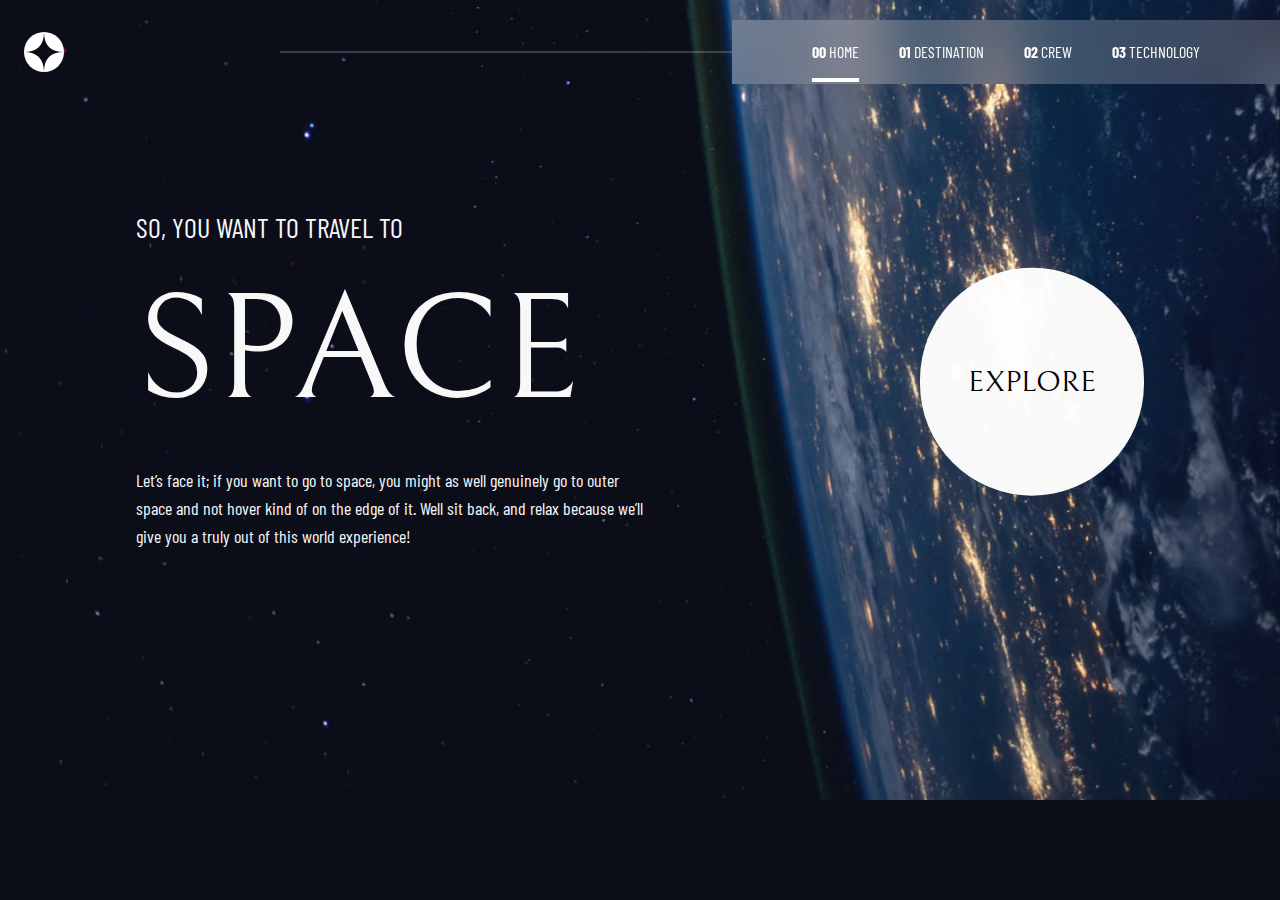
<file: index.html>
<!DOCTYPE html>
<html lang="en">
	<head>
		<!-- font -->
		<link rel="preconnect" href="https://fonts.googleapis.com" />
		<link rel="preconnect" href="https://fonts.gstatic.com" crossorigin />
		<link href="https://fonts.googleapis.com/css2?family=Bellefair&display=swap" rel="stylesheet" />
		<link rel="preconnect" href="https://fonts.googleapis.com" />
		<link rel="preconnect" href="https://fonts.gstatic.com" crossorigin />
		<link href="https://fonts.googleapis.com/css2?family=Barlow+Condensed&display=swap" rel="stylesheet" />
		<!-- end of fonts -->
	<!-- Primary Meta Tags -->
<title>Space Tourism</title>
<meta name="title" content="Space Tourism" />
<meta name="description" content="Explore our solar system and the galaxy in style and comfort with space tourism" />

<!-- Open Graph / Facebook -->
<meta property="og:type" content="website" />
<meta property="og:url" content="https://github.com/charleskwame/spacetourism" />
<meta property="og:title" content="Space Tourism" />
<meta property="og:description" content="Explore our solar system and the galaxy in style and comfort with space tourism" />
<meta property="og:image" content="https://i.postimg.cc/Pqj6Y7Rs/f-Eii-AFCszq-W8-THGArcp-AG4-1200-80.jpg" />

<!-- Twitter -->
<meta property="twitter:card" content="summary_large_image" />
<meta property="twitter:url" content="https://github.com/charleskwame/spacetourism" />
<meta property="twitter:title" content="Space Tourism" />
<meta property="twitter:description" content="Explore our solar system and the galaxy in style and comfort with space tourism" />
<meta property="twitter:image" content="https://i.postimg.cc/Pqj6Y7Rs/f-Eii-AFCszq-W8-THGArcp-AG4-1200-80.jpg" />

<!-- Meta Tags Generated with https://metatags.io -->
        
		<!-- end of link preview -->
		<meta charset="UTF-8" />
		<meta name="viewport" content="width=device-width, initial-scale=1.0" />
		<link rel="stylesheet" href="./css/styles.css" />
		<title>Space Tourism</title>
	</head>
	<body class="bg-bodyDark-0 lg:overflow-hidden">
		<img src="./assets/home/background-home-mobile.jpg" alt="" class="absolute -z-10 h-screen w-full md:hidden lg:hidden" id="mobileImage" />
		<img src="./assets/home/background-home-tablet.jpg" alt="" class="absolute -z-10 hidden h-full w-full md:block lg:hidden" />
		<img src="./assets/home/background-home-desktop.jpg" alt="" class="absolute -z-10 hidden w-full lg:block" />
		<!-- header -->
		<header class="flex items-center justify-between px-6 pt-5 md:px-0 md:pl-6">
			<!-- logo -->
			<a href="./index.html">
				<img src="./assets/shared/logo.svg" alt="" class="w-8 md:w-10" />
			</a>
			<!-- mobile nav -->
			<div class="absolute right-0 grid items-center gap-1 pr-6 md:hidden lg:hidden" id="menuContainer">
				<div class="h-1 w-7 bg-white" id="stroke1"></div>
				<div class="h-1 w-7 bg-white" id="stroke2"></div>
				<div class="h-1 w-7 bg-white" id="stroke3"></div>
			</div>
			<!-- links -->
			<!-- mobile -->
			<div class="absolute top-0 right-0 z-[9] hidden h-full w-3/4 translate-x-0 bg-white bg-opacity-20 backdrop-blur-xl" id="mobileMenu">
				<ul class="absolute z-10 grid gap-10 px-10 py-20 md:flex md:gap-10">
					<li>
						<!-- home -->
						<p class="font-Barlow text-base text-white underline decoration-[4px] underline-offset-8">
							<b>00</b>
							<a href="./index.html">HOME</a>
						</p>
					</li>
					<li>
						<!-- destination -->
						<p class="font-Barlow text-base text-white decoration-[4px] underline-offset-8 hover:underline">
							<b>01</b>
							<a href="./destination.html">DESTINATION</a>
						</p>
					</li>
					<li>
						<!-- crew -->
						<p class="font-Barlow text-base text-white decoration-[4px] underline-offset-8 hover:underline">
							<b>02</b>
							<a href="./crew.html">CREW</a>
						</p>
					</li>
					<li>
						<!-- technology -->
						<p class="font-Barlow text-base text-white decoration-[4px] underline-offset-8 hover:underline">
							<b>03</b>
							<a href="./technology.html">TECHNOLOGY</a>
						</p>
					</li>
				</ul>
			</div>

			<hr class="absolute right-[500px] hidden h-[2px] w-[500px] bg-white opacity-20 lg:block" />
			<!-- tablets and desktop -->
			<div class="hidden backdrop-blur-xl md:block">
				<nav class="h-[100vh] bg-white bg-opacity-20 px-10 py-5 opacity-0 md:h-fit lg:px-20" id="desktopNav">
					<ul class="grid gap-5 md:flex md:gap-10">
						<li>
							<!-- home -->
							<p class="font-Barlow text-base text-white underline decoration-4 underline-offset-[20px]">
								<b>00</b>
								<a href="./index.html"> HOME</a>
							</p>
							<!-- <div class="h-[2px] w-full bg-white"></div> -->
						</li>
						<li>
							<!-- destination -->
							<p class="font-Barlow text-base text-white decoration-4 underline-offset-[20px] hover:underline">
								<b>01</b>
								<a href="./destination.html" class="font-Barlow text-base text-white">DESTINATION</a>
							</p>
						</li>
						<li>
							<!-- crew -->
							<p class="font-Barlow text-base text-white decoration-4 underline-offset-[20px] hover:underline">
								<b>02</b>
								<a href="./crew.html" class="font-Barlow text-base text-white">CREW</a>
							</p>
						</li>
						<li>
							<!-- technology -->
							<p class="font-Barlow text-base text-white decoration-4 underline-offset-[20px] hover:underline">
								<b>03</b>
								<a href="./technology.html" class="font-Barlow text-base text-white">TECHNOLOGY</a>
							</p>
						</li>
					</ul>
				</nav>
			</div>
		</header>

		<main class="mt-10 items-center justify-around opacity-0 md:mt-20 lg:flex lg:justify-evenly" id="main">
			<section class="mx-auto grid max-w-xs items-center justify-center text-center md:max-w-sm lg:max-w-lg lg:items-start lg:justify-start lg:text-left">
				<h5 class="font-Barlow text-white md:text-xl lg:text-[28px]">SO, YOU WANT TO TRAVEL TO</h5>
				<h1 class="font-Bellefair text-[80px] text-white md:text-[150px]" id="spaceText">SPACE</h1>
				<p class="md:text-md font-Barlow text-white lg:text-lg">Let’s face it; if you want to go to space, you might as well genuinely go to outer space and not hover kind of on the edge of it. Well sit back, and relax because we’ll give you a truly out of this world experience!</p>
			</section>

			<button class="mx-auto mt-20 block animate-[bounce_5s_linear_infinite] rounded-full bg-white px-5 py-12 font-Bellefair text-xl md:mt-40 md:px-12 md:py-24 md:text-3xl lg:mt-0"><a href="./destination.html">EXPLORE</a></button>
		</main>

		<script src="./anime.js"></script>
		<script src="./home.js"></script>
	</body>
</html>
</file>
<file: css/styles.css>
.absolute{position:absolute}.right-0{right:0}.right-\[500px\]{right:500px}.top-0{top:0}.-z-10{z-index:-10}.z-10{z-index:10}.z-\[9\]{z-index:9}.order-last{order:9999}.mx-auto{margin-left:auto;margin-right:auto}.mb-3{margin-bottom:.75rem}.mb-5{margin-bottom:1.25rem}.mt-10{margin-top:2.5rem}.mt-20{margin-top:5rem}.mt-5{margin-top:1.25rem}.mt-7{margin-top:1.75rem}.mt-8{margin-top:2rem}.mt-\[100px\]{margin-top:100px}.mt-\[40px\]{margin-top:40px}.block{display:block}.flex{display:flex}.grid{display:grid}.hidden{display:none}.h-1{height:.25rem}.h-10{height:2.5rem}.h-3{height:.75rem}.h-\[100vh\]{height:100vh}.h-\[2px\]{height:2px}.h-full{height:100%}.h-screen{height:100vh}.w-10{width:2.5rem}.w-3{width:.75rem}.w-3\/4{width:75%}.w-7{width:1.75rem}.w-8{width:2rem}.w-96{width:24rem}.w-\[100\%\]{width:100%}.w-\[170px\]{width:170px}.w-\[177px\]{width:177px}.w-\[500px\]{width:500px}.w-\[90\%\]{width:90%}.w-full{width:100%}.max-w-sm{max-width:24rem}.max-w-xs{max-width:20rem}.translate-x-0{--tw-translate-x:0px;transform:translate(var(--tw-translate-x),var(--tw-translate-y)) rotate(var(--tw-rotate)) skewX(var(--tw-skew-x)) skewY(var(--tw-skew-y)) scaleX(var(--tw-scale-x)) scaleY(var(--tw-scale-y))}@keyframes bounce{0%,to{transform:translateY(-25%);animation-timing-function:cubic-bezier(.8,0,1,1)}50%{transform:none;animation-timing-function:cubic-bezier(0,0,.2,1)}}.animate-\[bounce_5s_linear_infinite\]{animation:bounce 5s linear infinite}.animate-\[spin_1s_linear_infinite\]{animation:spin 1s linear infinite}.animate-\[spin_20s_linear_infinite\]{animation:spin 20s linear infinite}.animate-\[spin_2s_linear_infinite\]{animation:spin 2s linear infinite}@keyframes spin{to{transform:rotate(1turn)}}.animate-\[spin_5s_linear_infinite\]{animation:spin 5s linear infinite}.cursor-pointer{cursor:pointer}.appearance-none{-webkit-appearance:none;-moz-appearance:none;appearance:none}.flex-col-reverse{flex-direction:column-reverse}.items-center{align-items:center}.justify-center{justify-content:center}.justify-between{justify-content:space-between}.justify-around{justify-content:space-around}.gap-0{gap:0}.gap-1{gap:.25rem}.gap-10{gap:2.5rem}.gap-3{gap:.75rem}.gap-4{gap:1rem}.gap-5{gap:1.25rem}.rounded-full{border-radius:9999px}.border-\[1px\]{border-width:1px}.border-white{--tw-border-opacity:1;border-color:rgb(255 255 255/var(--tw-border-opacity))}.bg-bodyDark-0{--tw-bg-opacity:1;background-color:rgb(11 13 23/var(--tw-bg-opacity))}.bg-white{--tw-bg-opacity:1;background-color:rgb(255 255 255/var(--tw-bg-opacity))}.bg-opacity-20{--tw-bg-opacity:0.2}.px-10{padding-left:2.5rem;padding-right:2.5rem}.px-5{padding-left:1.25rem;padding-right:1.25rem}.px-6{padding-left:1.5rem;padding-right:1.5rem}.py-12{padding-top:3rem;padding-bottom:3rem}.py-20{padding-top:5rem;padding-bottom:5rem}.py-5{padding-top:1.25rem;padding-bottom:1.25rem}.pr-6{padding-right:1.5rem}.pt-5{padding-top:1.25rem}.text-center{text-align:center}.font-Barlow{font-family:Barlow Condensed,sans-serif}.font-Bellefair{font-family:Bellefair,serif}.text-2xl{font-size:1.5rem;line-height:2rem}.text-5xl{font-size:3rem;line-height:1}.text-\[80px\]{font-size:80px}.text-base{font-size:1rem;line-height:1.5rem}.text-sm{font-size:.875rem;line-height:1.25rem}.text-xl{font-size:1.25rem;line-height:1.75rem}.leading-10{line-height:2.5rem}.text-white{--tw-text-opacity:1;color:rgb(255 255 255/var(--tw-text-opacity))}.underline{text-decoration-line:underline}.decoration-4,.decoration-\[4px\]{text-decoration-thickness:4px}.underline-offset-8{text-underline-offset:8px}.underline-offset-\[10px\]{text-underline-offset:10px}.underline-offset-\[20px\]{text-underline-offset:20px}.accent-white{accent-color:#fff}.opacity-0{opacity:0}.opacity-20{opacity:.2}.opacity-50{opacity:.5}.backdrop-blur-xl{--tw-backdrop-blur:blur(24px);-webkit-backdrop-filter:var(--tw-backdrop-blur) var(--tw-backdrop-brightness) var(--tw-backdrop-contrast) var(--tw-backdrop-grayscale) var(--tw-backdrop-hue-rotate) var(--tw-backdrop-invert) var(--tw-backdrop-opacity) var(--tw-backdrop-saturate) var(--tw-backdrop-sepia);backdrop-filter:var(--tw-backdrop-blur) var(--tw-backdrop-brightness) var(--tw-backdrop-contrast) var(--tw-backdrop-grayscale) var(--tw-backdrop-hue-rotate) var(--tw-backdrop-invert) var(--tw-backdrop-opacity) var(--tw-backdrop-saturate) var(--tw-backdrop-sepia)}
/*! tailwindcss v3.2.7 | MIT License | https://tailwindcss.com*/*,:after,:before{box-sizing:border-box;border:0 solid #e5e7eb}:after,:before{--tw-content:""}html{line-height:1.5;-webkit-text-size-adjust:100%;-moz-tab-size:4;-o-tab-size:4;tab-size:4;font-family:ui-sans-serif,system-ui,-apple-system,BlinkMacSystemFont,Segoe UI,Roboto,Helvetica Neue,Arial,Noto Sans,sans-serif,Apple Color Emoji,Segoe UI Emoji,Segoe UI Symbol,Noto Color Emoji;font-feature-settings:normal}body{margin:0;line-height:inherit}hr{height:0;color:inherit;border-top-width:1px}abbr:where([title]){-webkit-text-decoration:underline dotted;text-decoration:underline dotted}h1,h2,h3,h4,h5,h6{font-size:inherit;font-weight:inherit}a{color:inherit;text-decoration:inherit}b,strong{font-weight:bolder}code,kbd,pre,samp{font-family:ui-monospace,SFMono-Regular,Menlo,Monaco,Consolas,Liberation Mono,Courier New,monospace;font-size:1em}small{font-size:80%}sub,sup{font-size:75%;line-height:0;position:relative;vertical-align:initial}sub{bottom:-.25em}sup{top:-.5em}table{text-indent:0;border-color:inherit;border-collapse:collapse}button,input,optgroup,select,textarea{font-family:inherit;font-size:100%;font-weight:inherit;line-height:inherit;color:inherit;margin:0;padding:0}button,select{text-transform:none}[type=button],[type=reset],[type=submit],button{-webkit-appearance:button;background-color:initial;background-image:none}:-moz-focusring{outline:auto}:-moz-ui-invalid{box-shadow:none}progress{vertical-align:initial}::-webkit-inner-spin-button,::-webkit-outer-spin-button{height:auto}[type=search]{-webkit-appearance:textfield;outline-offset:-2px}::-webkit-search-decoration{-webkit-appearance:none}::-webkit-file-upload-button{-webkit-appearance:button;font:inherit}summary{display:list-item}blockquote,dd,dl,figure,h1,h2,h3,h4,h5,h6,hr,p,pre{margin:0}fieldset{margin:0}fieldset,legend{padding:0}menu,ol,ul{list-style:none;margin:0;padding:0}textarea{resize:vertical}input::-moz-placeholder,textarea::-moz-placeholder{opacity:1;color:#9ca3af}input::placeholder,textarea::placeholder{opacity:1;color:#9ca3af}[role=button],button{cursor:pointer}:disabled{cursor:default}audio,canvas,embed,iframe,img,object,svg,video{display:block;vertical-align:middle}img,video{max-width:100%;height:auto}[hidden]{display:none}*,::backdrop,:after,:before{--tw-border-spacing-x:0;--tw-border-spacing-y:0;--tw-translate-x:0;--tw-translate-y:0;--tw-rotate:0;--tw-skew-x:0;--tw-skew-y:0;--tw-scale-x:1;--tw-scale-y:1;--tw-pan-x: ;--tw-pan-y: ;--tw-pinch-zoom: ;--tw-scroll-snap-strictness:proximity;--tw-ordinal: ;--tw-slashed-zero: ;--tw-numeric-figure: ;--tw-numeric-spacing: ;--tw-numeric-fraction: ;--tw-ring-inset: ;--tw-ring-offset-width:0px;--tw-ring-offset-color:#fff;--tw-ring-color:#3b82f680;--tw-ring-offset-shadow:0 0 #0000;--tw-ring-shadow:0 0 #0000;--tw-shadow:0 0 #0000;--tw-shadow-colored:0 0 #0000;--tw-blur: ;--tw-brightness: ;--tw-contrast: ;--tw-grayscale: ;--tw-hue-rotate: ;--tw-invert: ;--tw-saturate: ;--tw-sepia: ;--tw-drop-shadow: ;--tw-backdrop-blur: ;--tw-backdrop-brightness: ;--tw-backdrop-contrast: ;--tw-backdrop-grayscale: ;--tw-backdrop-hue-rotate: ;--tw-backdrop-invert: ;--tw-backdrop-opacity: ;--tw-backdrop-saturate: ;--tw-backdrop-sepia: }.checked\:bg-white:checked,.hover\:bg-white:hover{--tw-bg-opacity:1;background-color:rgb(255 255 255/var(--tw-bg-opacity))}.hover\:text-black:hover{--tw-text-opacity:1;color:rgb(0 0 0/var(--tw-text-opacity))}.hover\:underline:hover{text-decoration-line:underline}.hover\:opacity-100:hover{opacity:1}@media (min-width:768px){.md\:mx-0{margin-left:0;margin-right:0}.md\:mb-10{margin-bottom:2.5rem}.md\:mt-0{margin-top:0}.md\:mt-10{margin-top:2.5rem}.md\:mt-12{margin-top:3rem}.md\:mt-14{margin-top:3.5rem}.md\:mt-20{margin-top:5rem}.md\:mt-40{margin-top:10rem}.md\:mt-8{margin-top:2rem}.md\:mt-\[150px\]{margin-top:150px}.md\:mt-\[60px\]{margin-top:60px}.md\:block{display:block}.md\:flex{display:flex}.md\:hidden{display:none}.md\:h-14{height:3.5rem}.md\:h-fit{height:-moz-fit-content;height:fit-content}.md\:w-10{width:2.5rem}.md\:w-14{width:3.5rem}.md\:w-\[256px\]{width:256px}.md\:w-\[300px\]{width:300px}.md\:max-w-sm{max-width:24rem}.md\:flex-col-reverse{flex-direction:column-reverse}.md\:justify-start{justify-content:flex-start}.md\:gap-10{gap:2.5rem}.md\:px-0{padding-left:0;padding-right:0}.md\:px-12{padding-left:3rem;padding-right:3rem}.md\:py-24{padding-top:6rem;padding-bottom:6rem}.md\:pl-6{padding-left:1.5rem}.md\:text-2xl{font-size:1.5rem;line-height:2rem}.md\:text-3xl{font-size:1.875rem;line-height:2.25rem}.md\:text-4xl{font-size:2.25rem;line-height:2.5rem}.md\:text-7xl{font-size:4.5rem;line-height:1}.md\:text-\[150px\]{font-size:150px}.md\:text-\[18px\]{font-size:18px}.md\:text-base{font-size:1rem;line-height:1.5rem}.md\:text-lg{font-size:1.125rem;line-height:1.75rem}.md\:text-xl{font-size:1.25rem;line-height:1.75rem}.md\:leading-\[62px\]{line-height:62px}}@media (min-width:1024px){.lg\:order-first{order:-9999}.lg\:order-last{order:9999}.lg\:order-none{order:0}.lg\:mx-0{margin-left:0;margin-right:0}.lg\:mb-0{margin-bottom:0}.lg\:mt-0{margin-top:0}.lg\:mt-2{margin-top:.5rem}.lg\:mt-9{margin-top:2.25rem}.lg\:block{display:block}.lg\:flex{display:flex}.lg\:hidden{display:none}.lg\:w-\[356px\]{width:356px}.lg\:w-\[400px\]{width:400px}.lg\:w-full{width:100%}.lg\:max-w-lg{max-width:32rem}.lg\:max-w-md{max-width:28rem}.lg\:flex-row-reverse{flex-direction:row-reverse}.lg\:flex-col{flex-direction:column}.lg\:items-start{align-items:flex-start}.lg\:justify-start{justify-content:flex-start}.lg\:justify-between{justify-content:space-between}.lg\:justify-around{justify-content:space-around}.lg\:justify-evenly{justify-content:space-evenly}.lg\:gap-8{gap:2rem}.lg\:overflow-hidden{overflow:hidden}.lg\:px-20{padding-left:5rem;padding-right:5rem}.lg\:pl-40{padding-left:10rem}.lg\:text-left{text-align:left}.lg\:text-justify{text-align:justify}.lg\:text-2xl{font-size:1.5rem;line-height:2rem}.lg\:text-3xl{font-size:1.875rem;line-height:2.25rem}.lg\:text-5xl{font-size:3rem;line-height:1}.lg\:text-8xl{font-size:6rem;line-height:1}.lg\:text-\[20px\]{font-size:20px}.lg\:text-\[28px\]{font-size:28px}.lg\:text-lg{font-size:1.125rem;line-height:1.75rem}.lg\:text-xl{font-size:1.25rem;line-height:1.75rem}}
</file>
